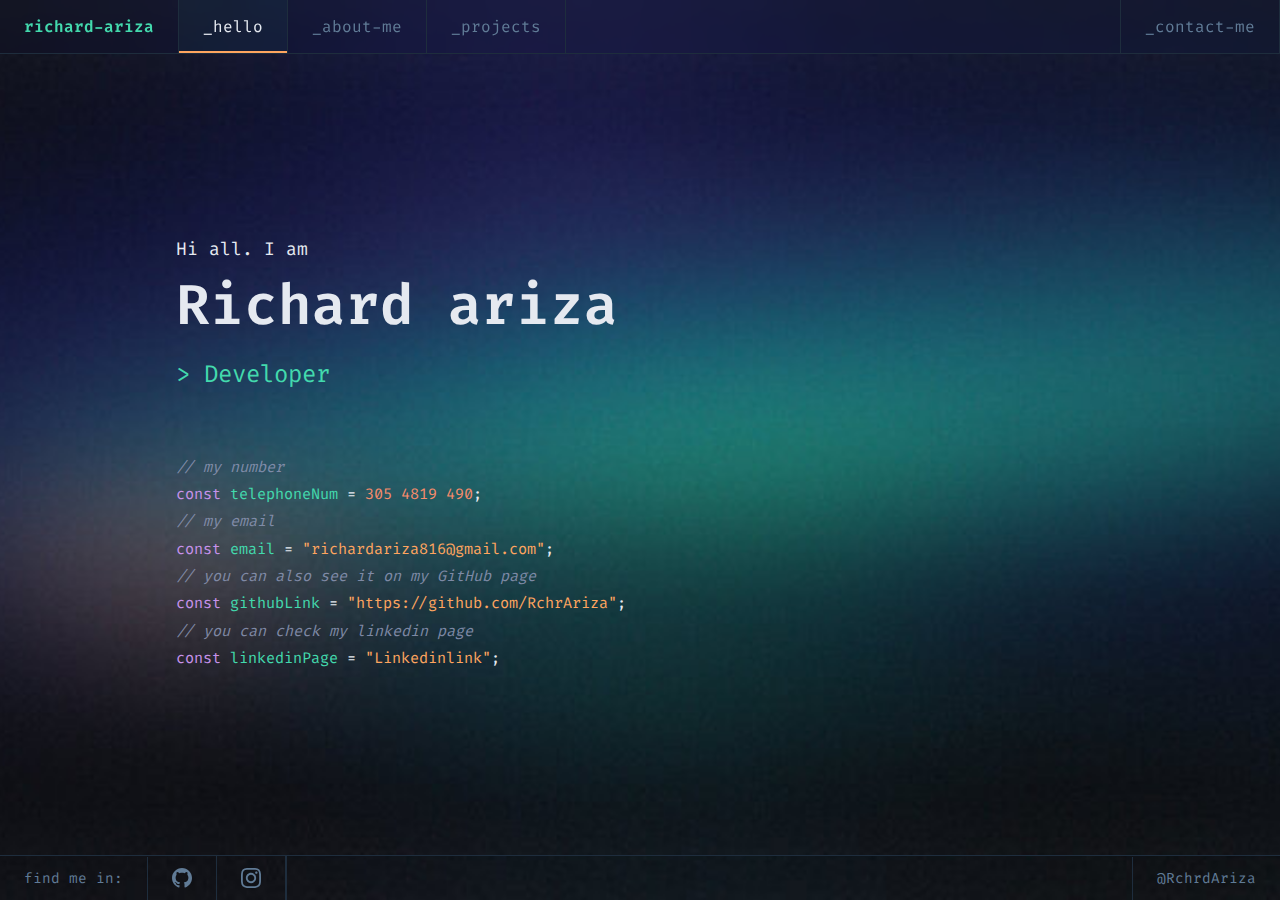
<file: index.html>
<!DOCTYPE html>
<html lang="en">
  <head>
    <meta charset="UTF-8" />
    <meta name="viewport" content="width=device-width, initial-scale=1.0" />
    <title>Richard Ariza - Developer Portfolio</title>
    <link rel="preconnect" href="https://fonts.googleapis.com" />
    <link rel="preconnect" href="https://fonts.gstatic.com" crossorigin />
    <link
      href="https://fonts.googleapis.com/css2?family=Fira+Code:wght@300;400;500;600&display=swap"
      rel="stylesheet"
    />
    <link rel="icon" type="image/svg+xml" href="favicon.svg" />
    <link rel="stylesheet" href="css/style.css" />
  </head>
  <body>
    <nav>
      <a href="index.html" class="nav-brand">richard-ariza</a>
      <button class="nav-toggle" aria-label="toggle navigation">
        <span class="hamburger"></span>
      </button>
      <ul class="nav-links">
        <li><a href="index.html" class="active">_hello</a></li>
        <li><a href="pages/about.html">_about-me</a></li>
        <li><a href="pages/projects.html">_projects</a></li>
      </ul>
      <a href="pages/contact.html" class="nav-contact">_contact-me</a>
    </nav>

    <main>
      <section class="page-content hello-page active" id="hello">
        <div class="hello-content">
          <h2>Hi all. I am</h2>
          <h1>Richard ariza</h1>
          <p class="subtitle">&gt; Developer</p>

          <div class="code-block">
            <p class="code-comment">// my number</p>
            <p>
              <span class="code-keyword">const</span>
              <span class="code-variable">telephoneNum</span> =
              <span class="code-number">305 4819 490</span>;
            </p>
            <p class="code-comment">// my email</p>
            <p>
              <span class="code-keyword">const</span>
              <span class="code-variable">email</span> =
              <span class="code-string">"richardariza816@gmail.com"</span>;
            </p>
            <p class="code-comment">// you can also see it on my GitHub page</p>
            <p>
              <span class="code-keyword">const</span>
              <span class="code-variable">githubLink</span> =
              <span class="code-string">"https://github.com/RchrAriza"</span>;
            </p>
            <p class="code-comment">// you can check my linkedin page</p>
            <p>
              <span class="code-keyword">const</span>
              <span class="code-variable">linkedinPage</span> =
              <span class="code-string">"Linkedinlink"</span>;
            </p>
          </div>
        </div>
      </section>
    </main>

    <footer>
      <div class="footer-left">
        <span>find me in:</span>
        <div class="social-links">
          <a
            href="https://github.com/RchrdAriza"
            target="_blank"
            aria-label="GitHub"
          >
            <svg fill="currentColor" viewBox="0 0 24 24">
              <path
                d="M12 0c-6.626 0-12 5.373-12 12 0 5.302 3.438 9.8 8.207 11.387.599.111.793-.261.793-.577v-2.234c-3.338.726-4.033-1.416-4.033-1.416-.546-1.387-1.333-1.756-1.333-1.756-1.089-.745.083-.729.083-.729 1.205.084 1.839 1.237 1.839 1.237 1.07 1.834 2.807 1.304 3.492.997.107-.775.418-1.305.762-1.604-2.665-.305-5.467-1.334-5.467-5.931 0-1.311.469-2.381 1.236-3.221-.124-.303-.535-1.524.117-3.176 0 0 1.008-.322 3.301 1.23.957-.266 1.983-.399 3.003-.404 1.02.005 2.047.138 3.006.404 2.291-1.552 3.297-1.23 3.297-1.23.653 1.653.242 2.874.118 3.176.77.84 1.235 1.911 1.235 3.221 0 4.609-2.807 5.624-5.479 5.921.43.372.823 1.102.823 2.222v3.293c0 .319.192.694.801.576 4.765-1.589 8.199-6.086 8.199-11.386 0-6.627-5.373-12-12-12z"
              />
            </svg>
          </a>
          <a
            href="https://instagram.com/RchrdAriza"
            target="_blank"
            aria-label="Instagram"
          >
            <svg fill="currentColor" viewBox="0 0 24 24">
              <path
                d="M12 2.163c3.204 0 3.584.012 4.85.07 3.252.148 4.771 1.691 4.919 4.919.058 1.265.069 1.645.069 4.849 0 3.205-.012 3.584-.069 4.849-.149 3.225-1.664 4.771-4.919 4.919-1.266.058-1.644.07-4.85.07-3.204 0-3.584-.012-4.849-.07-3.26-.149-4.771-1.699-4.919-4.92-.058-1.265-.07-1.644-.07-4.849 0-3.204.013-3.583.07-4.849.149-3.227 1.664-4.771 4.919-4.919 1.266-.057 1.645-.069 4.849-.069zm0-2.163c-3.259 0-3.667.014-4.947.072-4.358.2-6.78 2.618-6.98 6.98-.059 1.281-.073 1.689-.073 4.948 0 3.259.014 3.668.072 4.948.2 4.358 2.618 6.78 6.98 6.98 1.281.058 1.689.072 4.948.072 3.259 0 3.668-.014 4.948-.072 4.354-.2 6.782-2.618 6.979-6.98.059-1.28.073-1.689.073-4.948 0-3.259-.014-3.667-.072-4.947-.196-4.354-2.617-6.78-6.979-6.98-1.281-.059-1.69-.073-4.949-.073zm0 5.838c-3.403 0-6.162 2.759-6.162 6.162s2.759 6.163 6.162 6.163 6.162-2.759 6.162-6.163c0-3.403-2.759-6.162-6.162-6.162zm0 10.162c-2.209 0-4-1.79-4-4 0-2.209 1.791-4 4-4s4 1.791 4 4c0 2.21-1.791 4-4 4zm6.406-11.845c-.796 0-1.441.645-1.441 1.44s.645 1.44 1.441 1.44c.795 0 1.439-.645 1.439-1.44s-.644-1.44-1.439-1.44z"
              />
            </svg>
          </a>
        </div>
      </div>
      <div class="footer-right">@RchrdAriza</div>
    </footer>

    <script src="js/app.js"></script>
  </body>
</html>
</file>
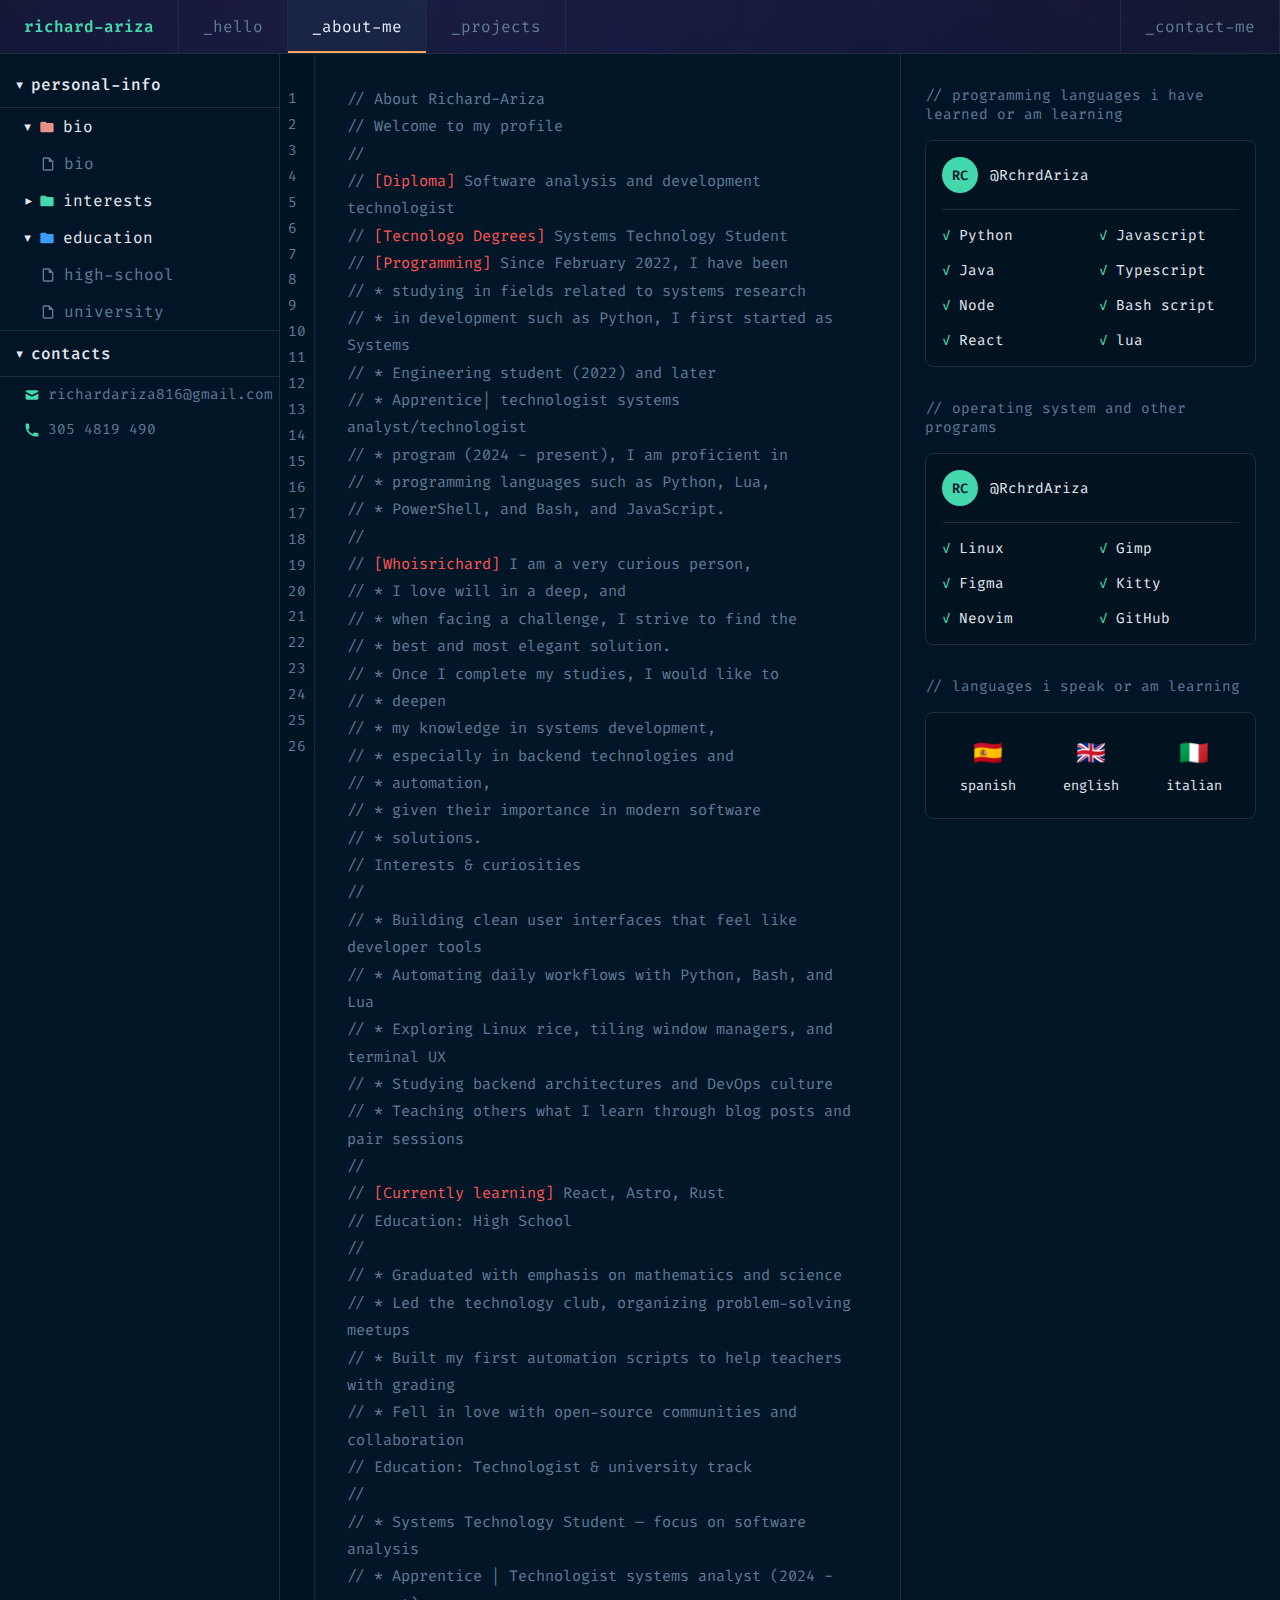
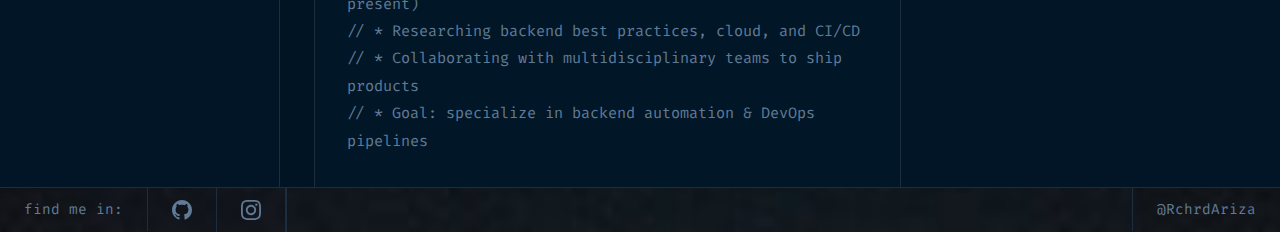
<file: pages/about.html>
<!DOCTYPE html>
<html lang="en">
  <head>
    <meta charset="UTF-8" />
    <meta name="viewport" content="width=device-width, initial-scale=1.0" />
    <title>About Me - Richard Ariza</title>
    <link rel="preconnect" href="https://fonts.googleapis.com" />
    <link rel="preconnect" href="https://fonts.gstatic.com" crossorigin />
    <link
      href="https://fonts.googleapis.com/css2?family=Fira+Code:wght@300;400;500;600&display=swap"
      rel="stylesheet"
    />
    <link rel="icon" type="image/svg+xml" href="../favicon.svg" />
    <link rel="stylesheet" href="../css/style.css" />
  </head>
  <body>
    <nav>
      <a href="index.html" class="nav-brand">richard-ariza</a>
      <button class="nav-toggle" aria-label="toggle navigation">
        <span class="hamburger"></span>
      </button>
      <ul class="nav-links">
        <li><a href="../index.html" data-page="hello">_hello</a></li>
        <li><a href="about.html" class="active">_about-me</a></li>
        <li><a href="projects.html" data-page="projects">_projects</a></li>
      </ul>
      <a href="contact.html" class="nav-contact" data-page="contact"
        >_contact-me</a
      >
    </nav>

    <main>
      <section class="page-content about-page active" id="about">
        <div class="sidebar">
          <!-- Personal Info Section -->
          <div class="sidebar-section">
            <div class="sidebar-header" onclick="toggleSidebar(this)">
              <span class="icon">▼</span>
              <span>personal-info</span>
            </div>
            <div class="sidebar-items">
              <!-- Bio (collapsible, expanded by default) -->
              <div
                class="sidebar-item nested-header"
                onclick="toggleSidebar(this)"
              >
                <span class="icon">▼</span>
                <svg
                  class="folder-icon bio-color"
                  viewBox="0 0 24 24"
                  fill="currentColor"
                >
                  <path
                    d="M10 4H4c-1.11 0-2 .89-2 2v12a2 2 0 0 0 2 2h16a2 2 0 0 0 2-2V8c0-1.11-.9-2-2-2h-8l-2-2z"
                  ></path>
                </svg>
                <span>bio</span>
              </div>
              <div class="sidebar-items">
                <div class="sidebar-item final-item active" data-target="bio-panel">
                  <svg
                    class="file-icon"
                    viewBox="0 0 24 24"
                    fill="currentColor"
                  >
                    <path
                      d="M14 2H6a2 2 0 0 0-2 2v16a2 2 0 0 0 2 2h12a2 2 0 0 0 2-2V8l-6-6zM6 20V4h7v5h5v11H6z"
                    ></path>
                  </svg>
                  <span>bio</span>
                </div>
              </div>

              <!-- Interests (collapsible, closed by default) -->
              <div
                class="sidebar-item nested-header"
                onclick="toggleSidebar(this)"
              >
                <span class="icon collapsed">▼</span>
                <svg
                  class="folder-icon interests-color"
                  viewBox="0 0 24 24"
                  fill="currentColor"
                >
                  <path
                    d="M10 4H4c-1.11 0-2 .89-2 2v12a2 2 0 0 0 2 2h16a2 2 0 0 0 2-2V8c0-1.11-.9-2-2-2h-8l-2-2z"
                  ></path>
                </svg>
                <span>interests</span>
              </div>
              <div class="sidebar-items collapsed">
                <div class="sidebar-item final-item" data-target="interests-panel">
                  <svg
                    class="file-icon"
                    viewBox="0 0 24 24"
                    fill="currentColor"
                  >
                    <path
                      d="M14 2H6a2 2 0 0 0-2 2v16a2 2 0 0 0 2 2h12a2 2 0 0 0 2-2V8l-6-6zM6 20V4h7v5h5v11H6z"
                    ></path>
                  </svg>
                  <span>interests</span>
                </div>
              </div>

              <!-- Education (collapsible, expanded by default) -->
              <div
                class="sidebar-item nested-header"
                onclick="toggleSidebar(this)"
              >
                <span class="icon">▼</span>
                <svg
                  class="folder-icon education-color"
                  viewBox="0 0 24 24"
                  fill="currentColor"
                >
                  <path
                    d="M10 4H4c-1.11 0-2 .89-2 2v12a2 2 0 0 0 2 2h16a2 2 0 0 0 2-2V8c0-1.11-.9-2-2-2h-8l-2-2z"
                  ></path>
                </svg>
                <span>education</span>
              </div>
              <div class="sidebar-items">
                <div class="sidebar-item final-item" data-target="high-school-panel">
                  <svg
                    class="file-icon"
                    viewBox="0 0 24 24"
                    fill="currentColor"
                  >
                    <path
                      d="M14 2H6a2 2 0 0 0-2 2v16a2 2 0 0 0 2 2h12a2 2 0 0 0 2-2V8l-6-6zM6 20V4h7v5h5v11H6z"
                    ></path>
                  </svg>
                  <span>high-school</span>
                </div>
                <div class="sidebar-item final-item" data-target="university-panel">
                  <svg
                    class="file-icon"
                    viewBox="0 0 24 24"
                    fill="currentColor"
                  >
                    <path
                      d="M14 2H6a2 2 0 0 0-2 2v16a2 2 0 0 0 2 2h12a2 2 0 0 0 2-2V8l-6-6zM6 20V4h7v5h5v11H6z"
                    ></path>
                  </svg>
                  <span>university</span>
                </div>
              </div>
            </div>
          </div>

          <!-- Contacts Section -->
          <div class="sidebar-section">
            <div class="sidebar-header" onclick="toggleSidebar(this)">
              <span class="icon">▼</span>
              <span>contacts</span>
            </div>
            <div class="sidebar-items">
              <div class="contact-item">
                <svg fill="currentColor" viewBox="0 0 20 20">
                  <path
                    d="M2.003 5.884L10 9.882l7.997-3.998A2 2 0 0016 4H4a2 2 0 00-1.997 1.884z"
                  ></path>
                  <path
                    d="M18 8.118l-8 4-8-4V14a2 2 0 002 2h12a2 2 0 002-2V8.118z"
                  ></path>
                </svg>
                <span>richardariza816@gmail.com</span>
              </div>
              <div class="contact-item">
                <svg fill="currentColor" viewBox="0 0 20 20">
                  <path
                    d="M2 3a1 1 0 011-1h2.153a1 1 0 01.986.836l.74 4.435a1 1 0 01-.54 1.06l-1.548.773a11.037 11.037 0 006.105 6.105l.774-1.548a1 1 0 011.059-.54l4.435.74a1 1 0 01.836.986V17a1 1 0 01-1 1h-2C7.82 18 2 12.18 2 5V3z"
                  ></path>
                </svg>
                <span>305 4819 490</span>
              </div>
            </div>
          </div>
        </div>

        <div class="content-area">
          <div class="line-numbers">
            <div>1</div>
            <div>2</div>
            <div>3</div>
            <div>4</div>
            <div>5</div>
            <div>6</div>
            <div>7</div>
            <div>8</div>
            <div>9</div>
            <div>10</div>
            <div>11</div>
            <div>12</div>
            <div>13</div>
            <div>14</div>
            <div>15</div>
            <div>16</div>
            <div>17</div>
            <div>18</div>
            <div>19</div>
            <div>20</div>
            <div>21</div>
            <div>22</div>
            <div>23</div>
            <div>24</div>
            <div>25</div>
            <div>26</div>
          </div>
          <div class="code-content">
            <div class="code-content-panel active" id="bio-panel">
              <p>// About Richard-Ariza</p>
              <p>// Welcome to my profile</p>
              <p>//</p>
              <p>
                // <span class="bracket-text">[Diploma]</span> Software analysis
                and development technologist
              </p>
              <p>
                // <span class="bracket-text">[Tecnologo Degrees]</span> Systems
                Technology Student
              </p>
              <p>
                // <span class="bracket-text">[Programming]</span> Since February
                2022, I have been
              </p>
              <p>// * studying in fields related to systems research</p>
              <p>
                // * in development such as Python, I first started as Systems
              </p>
              <p>// * Engineering student (2022) and later</p>
              <p>// * Apprentice| technologist systems analyst/technologist</p>
              <p>// * program (2024 - present), I am proficient in</p>
              <p>// * programming languages such as Python, Lua,</p>
              <p>// * PowerShell, and Bash, and JavaScript.</p>
              <p>//</p>
              <p>
                // <span class="bracket-text">[Whoisrichard]</span> I am a very
                curious person,
              </p>
              <p>// * I love will in a deep, and</p>
              <p>// * when facing a challenge, I strive to find the</p>
              <p>// * best and most elegant solution.</p>
              <p>// * Once I complete my studies, I would like to</p>
              <p>// * deepen</p>
              <p>// * my knowledge in systems development,</p>
              <p>// * especially in backend technologies and</p>
              <p>// * automation,</p>
              <p>// * given their importance in modern software</p>
              <p>// * solutions.</p>
            </div>

            <div class="code-content-panel" id="interests-panel">
              <p>// Interests & curiosities</p>
              <p>//</p>
              <p>// * Building clean user interfaces that feel like developer tools</p>
              <p>// * Automating daily workflows with Python, Bash, and Lua</p>
              <p>// * Exploring Linux rice, tiling window managers, and terminal UX</p>
              <p>// * Studying backend architectures and DevOps culture</p>
              <p>// * Teaching others what I learn through blog posts and pair sessions</p>
              <p>//</p>
              <p>// <span class="bracket-text">[Currently learning]</span> React, Astro, Rust</p>
            </div>

            <div class="code-content-panel" id="high-school-panel">
              <p>// Education: High School</p>
              <p>//</p>
              <p>// * Graduated with emphasis on mathematics and science</p>
              <p>// * Led the technology club, organizing problem-solving meetups</p>
              <p>// * Built my first automation scripts to help teachers with grading</p>
              <p>// * Fell in love with open-source communities and collaboration</p>
            </div>

            <div class="code-content-panel" id="university-panel">
              <p>// Education: Technologist & university track</p>
              <p>//</p>
              <p>// * Systems Technology Student — focus on software analysis</p>
              <p>// * Apprentice | Technologist systems analyst (2024 - present)</p>
              <p>// * Researching backend best practices, cloud, and CI/CD</p>
              <p>// * Collaborating with multidisciplinary teams to ship products</p>
              <p>// * Goal: specialize in backend automation & DevOps pipelines</p>
            </div>
          </div>
        </div>

        <div class="right-sidebar">
          <!-- Programming Languages Section -->
          <h3>// programming languages i have learned or am learning</h3>
          <div class="sidebar-card">
            <div class="card-profile">
              <div class="avatar">RC</div>
              <span class="username">@RchrdAriza</span>
            </div>
            <div class="tech-grid">
              <div class="tech-item learned">
                <span class="check">✓</span><span>Python</span>
              </div>
              <div class="tech-item learned">
                <span class="check">✓</span><span>Javascript</span>
              </div>
              <div class="tech-item learned">
                <span class="check">✓</span><span>Java</span>
              </div>
              <div class="tech-item learned">
                <span class="check">✓</span><span>Typescript</span>
              </div>
              <div class="tech-item learned">
                <span class="check">✓</span><span>Node</span>
              </div>
              <div class="tech-item learned">
                <span class="check">✓</span><span>Bash script</span>
              </div>
              <div class="tech-item learned">
                <span class="check">✓</span><span>React</span>
              </div>
              <div class="tech-item learned">
                <span class="check">✓</span><span>lua</span>
              </div>
            </div>
          </div>

          <!-- Operating System Section -->
          <h3>// operating system and other programs</h3>
          <div class="sidebar-card">
            <div class="card-profile">
              <div class="avatar">RC</div>
              <span class="username">@RchrdAriza</span>
            </div>
            <div class="tech-grid">
              <div class="tech-item learned">
                <span class="check">✓</span><span>Linux</span>
              </div>
              <div class="tech-item learned">
                <span class="check">✓</span><span>Gimp</span>
              </div>
              <div class="tech-item learned">
                <span class="check">✓</span><span>Figma</span>
              </div>
              <div class="tech-item learned">
                <span class="check">✓</span><span>Kitty</span>
              </div>
              <div class="tech-item learned">
                <span class="check">✓</span><span>Neovim</span>
              </div>
              <div class="tech-item learned">
                <span class="check">✓</span><span>GitHub</span>
              </div>
            </div>
          </div>

          <!-- Languages Section -->
          <h3>// languages i speak or am learning</h3>
          <div class="sidebar-card">
            <div class="languages-list">
              <div class="language-item">
                <span class="flag">🇪🇸</span><span>spanish</span>
              </div>
              <div class="language-item">
                <span class="flag">🇬🇧</span><span>english</span>
              </div>
              <div class="language-item">
                <span class="flag">🇮🇹</span><span>italian</span>
              </div>
            </div>
          </div>
        </div>
      </section>
    </main>

    <footer>
      <div class="footer-left">
        <span>find me in:</span>
        <div class="social-links">
          <a
            href="https://github.com/RchrdAriza"
            target="_blank"
            aria-label="GitHub"
          >
            <svg fill="currentColor" viewBox="0 0 24 24">
              <path
                d="M12 0c-6.626 0-12 5.373-12 12 0 5.302 3.438 9.8 8.207 11.387.599.111.793-.261.793-.577v-2.234c-3.338.726-4.033-1.416-4.033-1.416-.546-1.387-1.333-1.756-1.333-1.756-1.089-.745.083-.729.083-.729 1.205.084 1.839 1.237 1.839 1.237 1.07 1.834 2.807 1.304 3.492.997.107-.775.418-1.305.762-1.604-2.665-.305-5.467-1.334-5.467-5.931 0-1.311.469-2.381 1.236-3.221-.124-.303-.535-1.524.117-3.176 0 0 1.008-.322 3.301 1.23.957-.266 1.983-.399 3.003-.404 1.02.005 2.047.138 3.006.404 2.291-1.552 3.297-1.23 3.297-1.23.653 1.653.242 2.874.118 3.176.77.84 1.235 1.911 1.235 3.221 0 4.609-2.807 5.624-5.479 5.921.43.372.823 1.102.823 2.222v3.293c0 .319.192.694.801.576 4.765-1.589 8.199-6.086 8.199-11.386 0-6.627-5.373-12-12-12z"
              />
            </svg>
          </a>
          <a
            href="https://instagram.com/RchrdAriza"
            target="_blank"
            aria-label="Instagram"
          >
            <svg fill="currentColor" viewBox="0 0 24 24">
              <path
                d="M12 2.163c3.204 0 3.584.012 4.85.07 3.252.148 4.771 1.691 4.919 4.919.058 1.265.069 1.645.069 4.849 0 3.205-.012 3.584-.069 4.849-.149 3.225-1.664 4.771-4.919 4.919-1.266.058-1.644.07-4.85.07-3.204 0-3.584-.012-4.849-.07-3.26-.149-4.771-1.699-4.919-4.92-.058-1.265-.07-1.644-.07-4.849 0-3.204.013-3.583.07-4.849.149-3.227 1.664-4.771 4.919-4.919 1.266-.057 1.645-.069 4.849-.069zm0-2.163c-3.259 0-3.667.014-4.947.072-4.358.2-6.78 2.618-6.98 6.98-.059 1.281-.073 1.689-.073 4.948 0 3.259.014 3.668.072 4.948.2 4.358 2.618 6.78 6.98 6.98 1.281.058 1.689.072 4.948.072 3.259 0 3.668-.014 4.948-.072 4.354-.2 6.782-2.618 6.979-6.98.059-1.28.073-1.689.073-4.948 0-3.259-.014-3.667-.072-4.947-.196-4.354-2.617-6.78-6.979-6.98-1.281-.059-1.69-.073-4.949-.073zm0 5.838c-3.403 0-6.162 2.759-6.162 6.162s2.759 6.163 6.162 6.163 6.162-2.759 6.162-6.163c0-3.403-2.759-6.162-6.162-6.162zm0 10.162c-2.209 0-4-1.79-4-4 0-2.209 1.791-4 4-4s4 1.791 4 4c0 2.21-1.791 4-4 4zm6.406-11.845c-.796 0-1.441.645-1.441 1.44s.645 1.44 1.441 1.44c.795 0 1.439-.645 1.439-1.44s-.644-1.44-1.439-1.44z"
              />
            </svg>
          </a>
        </div>
      </div>
      <div class="footer-right">@RchrdAriza</div>
    </footer>

    <script src="../js/app.js"></script>
  </body>
</html>
</file>
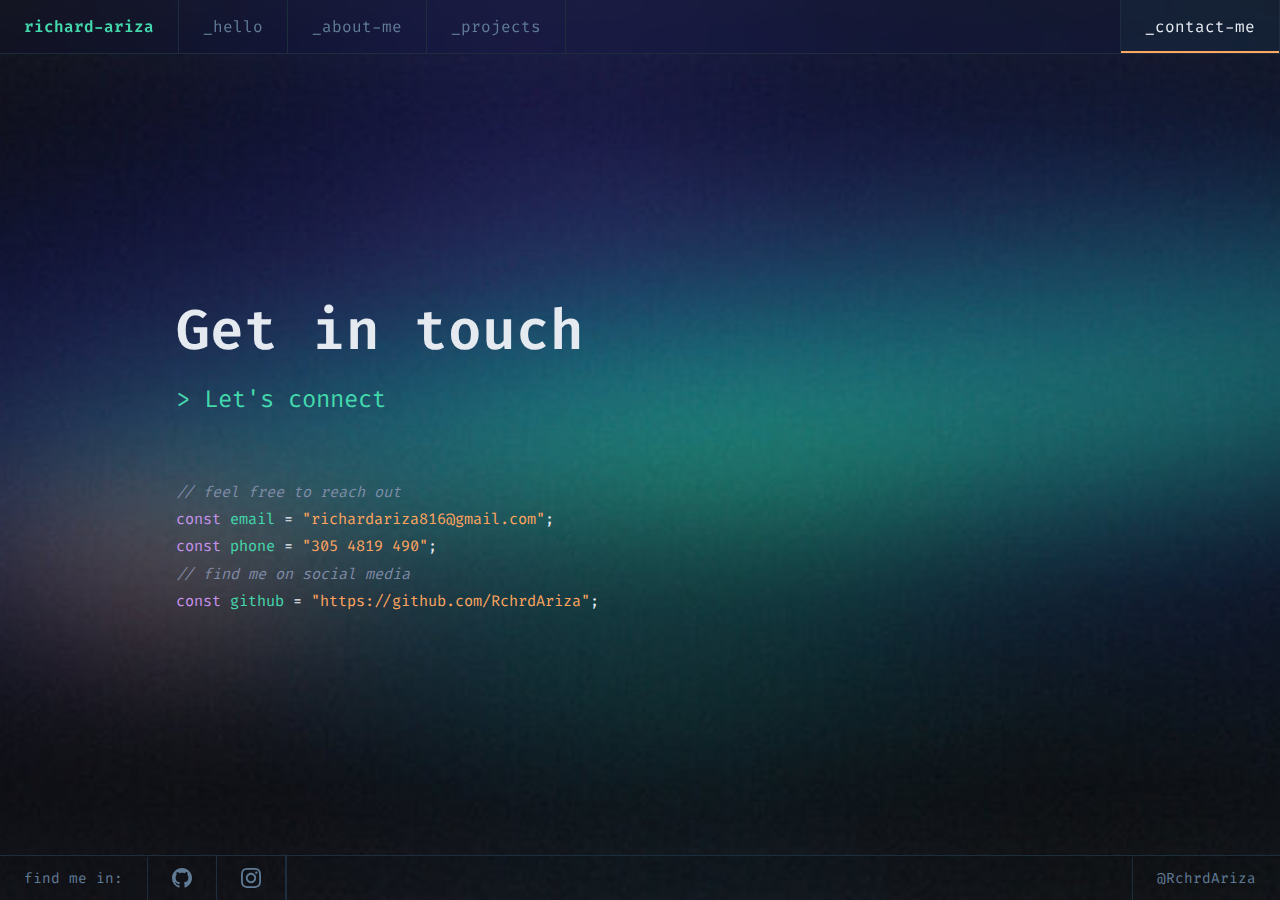
<file: pages/contact.html>
<!DOCTYPE html>
<html lang="en">
  <head>
    <meta charset="UTF-8" />
    <meta name="viewport" content="width=device-width, initial-scale=1.0" />
    <title>Contact - Richard Ariza</title>
    <link rel="preconnect" href="https://fonts.googleapis.com" />
    <link rel="preconnect" href="https://fonts.gstatic.com" crossorigin />
    <link
      href="https://fonts.googleapis.com/css2?family=Fira+Code:wght@300;400;500;600&display=swap"
      rel="stylesheet"
    />
    <link rel="stylesheet" href="../css/style.css" />
  </head>
  <body>
    <nav>
      <a href="../index.html" class="nav-brand">richard-ariza</a>
      <button class="nav-toggle" aria-label="toggle navigation">
        <span class="hamburger"></span>
      </button>
      <ul class="nav-links">
        <li><a href="../index.html">_hello</a></li>
        <li><a href="about.html">_about-me</a></li>
        <li><a href="projects.html">_projects</a></li>
      </ul>
      <a href="contact.html" class="nav-contact active">_contact-me</a>
    </nav>

    <main>
      <section class="page-content hello-page active" id="contact">
        <div class="hello-content">
          <h1>Get in touch</h1>
          <p class="subtitle">&gt; Let's connect</p>

          <div class="code-block">
            <p class="code-comment">// feel free to reach out</p>
            <p>
              <span class="code-keyword">const</span>
              <span class="code-variable">email</span> =
              <span class="code-string">"richardariza816@gmail.com"</span>;
            </p>
            <p>
              <span class="code-keyword">const</span>
              <span class="code-variable">phone</span> =
              <span class="code-string">"305 4819 490"</span>;
            </p>
            <p class="code-comment">// find me on social media</p>
            <p>
              <span class="code-keyword">const</span>
              <span class="code-variable">github</span> =
              <span class="code-string">"https://github.com/RchrdAriza"</span>;
            </p>
          </div>
        </div>
      </section>
    </main>

    <footer>
      <div class="footer-left">
        <span>find me in:</span>
        <div class="social-links">
          <a
            href="https://github.com/RchrdAriza"
            target="_blank"
            aria-label="GitHub"
          >
            <svg fill="currentColor" viewBox="0 0 24 24">
              <path
                d="M12 0c-6.626 0-12 5.373-12 12 0 5.302 3.438 9.8 8.207 11.387.599.111.793-.261.793-.577v-2.234c-3.338.726-4.033-1.416-4.033-1.416-.546-1.387-1.333-1.756-1.333-1.756-1.089-.745.083-.729.083-.729 1.205.084 1.839 1.237 1.839 1.237 1.07 1.834 2.807 1.304 3.492.997.107-.775.418-1.305.762-1.604-2.665-.305-5.467-1.334-5.467-5.931 0-1.311.469-2.381 1.236-3.221-.124-.303-.535-1.524.117-3.176 0 0 1.008-.322 3.301 1.23.957-.266 1.983-.399 3.003-.404 1.02.005 2.047.138 3.006.404 2.291-1.552 3.297-1.23 3.297-1.23.653 1.653.242 2.874.118 3.176.77.84 1.235 1.911 1.235 3.221 0 4.609-2.807 5.624-5.479 5.921.43.372.823 1.102.823 2.222v3.293c0 .319.192.694.801.576 4.765-1.589 8.199-6.086 8.199-11.386 0-6.627-5.373-12-12-12z"
              />
            </svg>
          </a>
          <a
            href="https://instagram.com/RchrdAriza"
            target="_blank"
            aria-label="Instagram"
          >
            <svg fill="currentColor" viewBox="0 0 24 24">
              <path
                d="M12 2.163c3.204 0 3.584.012 4.85.07 3.252.148 4.771 1.691 4.919 4.919.058 1.265.069 1.645.069 4.849 0 3.205-.012 3.584-.069 4.849-.149 3.225-1.664 4.771-4.919 4.919-1.266.058-1.644.07-4.85.07-3.204 0-3.584-.012-4.849-.07-3.26-.149-4.771-1.699-4.919-4.92-.058-1.265-.07-1.644-.07-4.849 0-3.204.013-3.583.07-4.849.149-3.227 1.664-4.771 4.919-4.919 1.266-.057 1.645-.069 4.849-.069zm0-2.163c-3.259 0-3.667.014-4.947.072-4.358.2-6.78 2.618-6.98 6.98-.059 1.281-.073 1.689-.073 4.948 0 3.259.014 3.668.072 4.948.2 4.358 2.618 6.78 6.98 6.98 1.281.058 1.689.072 4.948.072 3.259 0 3.668-.014 4.948-.072 4.354-.2 6.782-2.618 6.979-6.98.059-1.28.073-1.689.073-4.948 0-3.259-.014-3.667-.072-4.947-.196-4.354-2.617-6.78-6.979-6.98-1.281-.059-1.69-.073-4.949-.073zm0 5.838c-3.403 0-6.162 2.759-6.162 6.162s2.759 6.163 6.162 6.163 6.162-2.759 6.162-6.163c0-3.403-2.759-6.162-6.162-6.162zm0 10.162c-2.209 0-4-1.79-4-4 0-2.209 1.791-4 4-4s4 1.791 4 4c0 2.21-1.791 4-4 4zm6.406-11.845c-.796 0-1.441.645-1.441 1.44s.645 1.44 1.441 1.44c.795 0 1.439-.645 1.439-1.44s-.644-1.44-1.439-1.44z"
              />
            </svg>
          </a>
        </div>
      </div>
      <div class="footer-right">@RchrdAriza</div>
    </footer>

    <script src="../js/app.js"></script>
  </body>
</html>
</file>
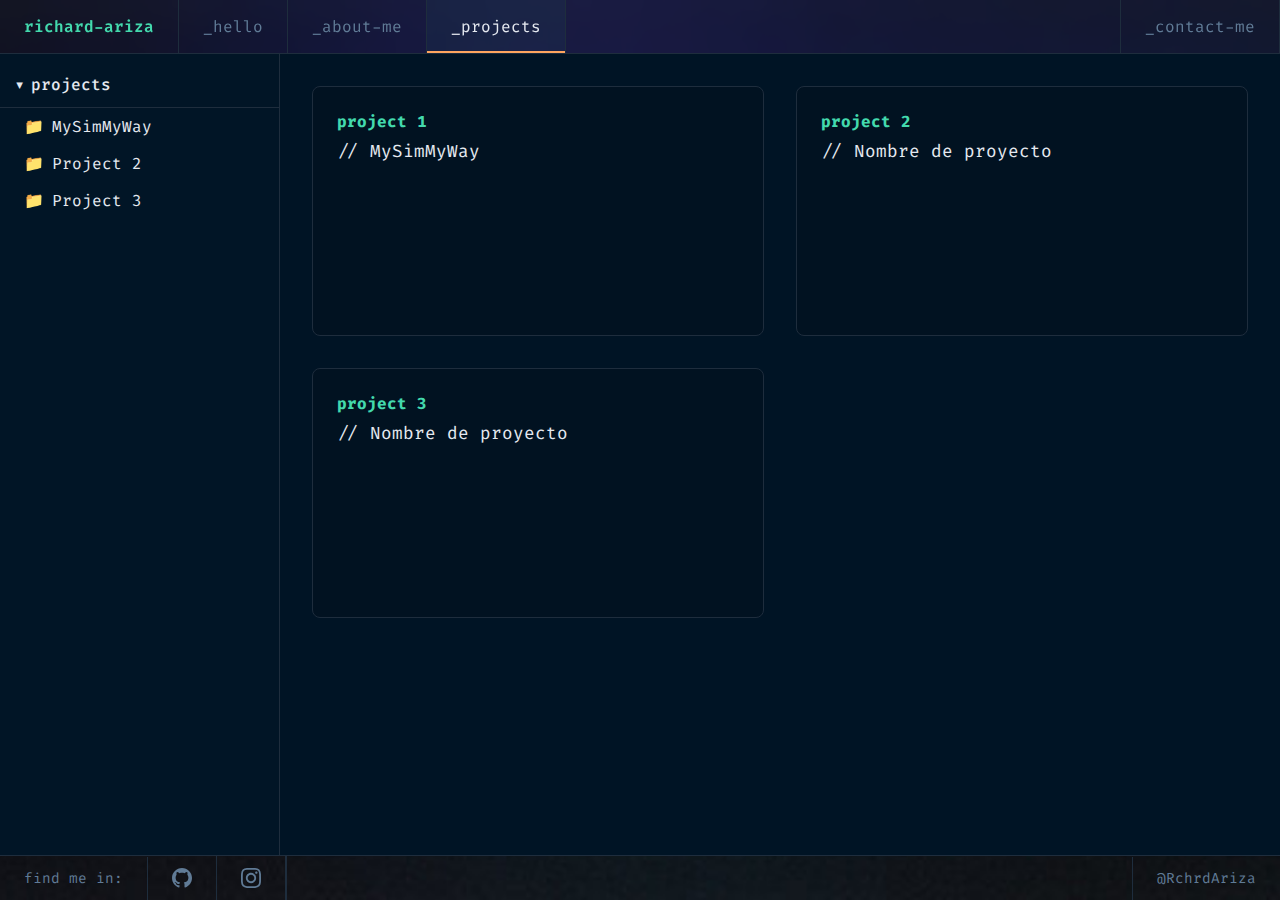
<file: pages/projects.html>
<!DOCTYPE html>
<html lang="en">
  <head>
    <meta charset="UTF-8" />
    <meta name="viewport" content="width=device-width, initial-scale=1.0" />
    <title>Projects - Richard Ariza</title>
    <link rel="preconnect" href="https://fonts.googleapis.com" />
    <link rel="preconnect" href="https://fonts.gstatic.com" crossorigin />
    <link
      href="https://fonts.googleapis.com/css2?family=Fira+Code:wght@300;400;500;600&display=swap"
      rel="stylesheet"
    />
    <link rel="stylesheet" href="../css/style.css" />
  </head>
  <body>
    <nav>
      <a href="../index.html" class="nav-brand">richard-ariza</a>
      <button class="nav-toggle" aria-label="toggle navigation">
        <span class="hamburger"></span>
      </button>
      <ul class="nav-links">
        <li><a href="../index.html">_hello</a></li>
        <li><a href="about.html">_about-me</a></li>
        <li><a href="projects.html" class="active">_projects</a></li>
      </ul>
      <a href="contact.html" class="nav-contact">_contact-me</a>
    </nav>

    <main>
      <section class="page-content projects-page active" id="projects">
        <div class="sidebar">
          <div class="sidebar-section">
            <div class="sidebar-header" onclick="toggleSidebar(this)">
              <span class="icon">▼</span>
              <span>projects</span>
            </div>
            <div class="sidebar-items">
              <div class="sidebar-item">
                <span class="icon">📁</span>
                <span>MySimMyWay</span>
              </div>
              <div class="sidebar-item">
                <span class="icon">📁</span>
                <span>Project 2</span>
              </div>
              <div class="sidebar-item">
                <span class="icon">📁</span>
                <span>Project 3</span>
              </div>
            </div>
          </div>
        </div>

        <div class="projects-content">
          <div class="projects-grid">
            <div class="project-card">
              <h3>project 1</h3>
              <div class="project-name">// MySimMyWay</div>
            </div>
            <div class="project-card">
              <h3>project 2</h3>
              <div class="project-name">// Nombre de proyecto</div>
            </div>
            <div class="project-card">
              <h3>project 3</h3>
              <div class="project-name">// Nombre de proyecto</div>
            </div>
          </div>
        </div>
      </section>
    </main>

    <footer>
      <div class="footer-left">
        <span>find me in:</span>
        <div class="social-links">
          <a
            href="https://github.com/RchrdAriza"
            target="_blank"
            aria-label="GitHub"
          >
            <svg fill="currentColor" viewBox="0 0 24 24">
              <path
                d="M12 0c-6.626 0-12 5.373-12 12 0 5.302 3.438 9.8 8.207 11.387.599.111.793-.261.793-.577v-2.234c-3.338.726-4.033-1.416-4.033-1.416-.546-1.387-1.333-1.756-1.333-1.756-1.089-.745.083-.729.083-.729 1.205.084 1.839 1.237 1.839 1.237 1.07 1.834 2.807 1.304 3.492.997.107-.775.418-1.305.762-1.604-2.665-.305-5.467-1.334-5.467-5.931 0-1.311.469-2.381 1.236-3.221-.124-.303-.535-1.524.117-3.176 0 0 1.008-.322 3.301 1.23.957-.266 1.983-.399 3.003-.404 1.02.005 2.047.138 3.006.404 2.291-1.552 3.297-1.23 3.297-1.23.653 1.653.242 2.874.118 3.176.77.84 1.235 1.911 1.235 3.221 0 4.609-2.807 5.624-5.479 5.921.43.372.823 1.102.823 2.222v3.293c0 .319.192.694.801.576 4.765-1.589 8.199-6.086 8.199-11.386 0-6.627-5.373-12-12-12z"
              />
            </svg>
          </a>
          <a
            href="https://instagram.com/RchrdAriza"
            target="_blank"
            aria-label="Instagram"
          >
            <svg fill="currentColor" viewBox="0 0 24 24">
              <path
                d="M12 2.163c3.204 0 3.584.012 4.85.07 3.252.148 4.771 1.691 4.919 4.919.058 1.265.069 1.645.069 4.849 0 3.205-.012 3.584-.069 4.849-.149 3.225-1.664 4.771-4.919 4.919-1.266.058-1.644.07-4.85.07-3.204 0-3.584-.012-4.849-.07-3.26-.149-4.771-1.699-4.919-4.92-.058-1.265-.07-1.644-.07-4.849 0-3.204.013-3.583.07-4.849.149-3.227 1.664-4.771 4.919-4.919 1.266-.057 1.645-.069 4.849-.069zm0-2.163c-3.259 0-3.667.014-4.947.072-4.358.2-6.78 2.618-6.98 6.98-.059 1.281-.073 1.689-.073 4.948 0 3.259.014 3.668.072 4.948.2 4.358 2.618 6.78 6.98 6.98 1.281.058 1.689.072 4.948.072 3.259 0 3.668-.014 4.948-.072 4.354-.2 6.782-2.618 6.979-6.98.059-1.28.073-1.689.073-4.948 0-3.259-.014-3.667-.072-4.947-.196-4.354-2.617-6.78-6.979-6.98-1.281-.059-1.69-.073-4.949-.073zm0 5.838c-3.403 0-6.162 2.759-6.162 6.162s2.759 6.163 6.162 6.163 6.162-2.759 6.162-6.163c0-3.403-2.759-6.162-6.162-6.162zm0 10.162c-2.209 0-4-1.79-4-4 0-2.209 1.791-4 4-4s4 1.791 4 4c0 2.21-1.791 4-4 4zm6.406-11.845c-.796 0-1.441.645-1.441 1.44s.645 1.44 1.441 1.44c.795 0 1.439-.645 1.439-1.44s-.644-1.44-1.439-1.44z"
              />
            </svg>
          </a>
        </div>
      </div>
      <div class="footer-right">@RchrdAriza</div>
    </footer>

    <script src="../js/app.js"></script>
  </body>
</html>
</file>
<file: css/style.css>
:root {
  /* Custom portfolio colors */
  --portfolio-bg: #011627;
  --portfolio-bg-gradient: linear-gradient(
    135deg,
    #011627 0%,
    #014361 50%,
    #01a9b4 100%
  );
  --portfolio-text: #e5e9f0;
  --portfolio-accent: #43d9ad;
  --portfolio-muted: #607b96;
  --portfolio-orange: #fea55f;
  --portfolio-border: #1e2d3d;
  --portfolio-card-bg: #011221;
}

* {
  margin: 0;
  padding: 0;
  box-sizing: border-box;
}

body {
  font-family: "Fira Code", "Courier New", monospace;
  background: url("../imgs/fondo.jpg") no-repeat center center / cover;
  color: var(--portfolio-text);
  min-height: 100vh;
  display: flex;
  flex-direction: column;
  overflow-x: hidden;
}

/* Navigation */
nav {
  display: flex;
  align-items: center;
  padding: 0;
  background: transparent;
  border-bottom: 1px solid var(--portfolio-border);
  backdrop-filter: blur(10px);
  position: sticky;
  top: 0;
  z-index: 100;
}

.nav-toggle {
  display: none;
  background: none;
  border: none;
  cursor: pointer;
  padding: 1rem;
}

.hamburger {
  display: block;
  position: relative;
  width: 24px;
  height: 2px;
  background: var(--portfolio-text);
  transition: transform 0.3s ease;
}

.hamburger::before,
.hamburger::after {
  content: "";
  position: absolute;
  left: 0;
  width: 100%;
  height: 2px;
  background: var(--portfolio-text);
  transition: transform 0.3s ease, top 0.3s ease;
}

.hamburger::before {
  top: -8px;
}

.hamburger::after {
  top: 8px;
}

.nav-open .hamburger {
  transform: rotate(45deg);
}

.nav-open .hamburger::before {
  top: 0;
  transform: rotate(90deg);
}

.nav-open .hamburger::after {
  top: 0;
}

.nav-brand {
  padding: 1rem 1.5rem;
  font-weight: 600;
  color: var(--portfolio-accent);
  border-right: 1px solid var(--portfolio-border);
  text-decoration: none;
  transition: color 0.3s;
}

.nav-links {
  display: flex;
  flex: 1;
  list-style: none;
}

.nav-links li {
  position: relative;
}

.nav-links a {
  display: block;
  padding: 1rem 1.5rem;
  color: var(--portfolio-muted);
  text-decoration: none;
  border-right: 1px solid var(--portfolio-border);
  transition: all 0.3s;
  position: relative;
}

.nav-links a:hover,
.nav-links a.active {
  color: var(--portfolio-text);
  background: rgba(67, 217, 173, 0.05);
}

.nav-links a.active::after {
  content: "";
  position: absolute;
  bottom: 0;
  left: 0;
  right: 0;
  height: 2px;
  background: var(--portfolio-orange);
  animation: slideIn 0.3s ease;
}

.nav-contact {
  margin-left: auto;
  padding: 1rem 1.5rem;
  color: var(--portfolio-muted);
  text-decoration: none;
  border-left: 1px solid var(--portfolio-border);
  border-right: 1px solid var(--portfolio-border);
  transition: all 0.3s;
  position: relative;
}

.nav-contact:hover,
.nav-contact.active {
  color: var(--portfolio-text);
  background: rgba(67, 217, 173, 0.05);
}

.nav-contact.active::after {
  content: "";
  position: absolute;
  bottom: 0;
  right: 0;
  width: 100%;
  height: 2px;
  background: var(--portfolio-orange);
  animation: slideIn 0.3s ease;
}

@keyframes slideIn {
  from {
    transform: scaleX(0);
  }
  to {
    transform: scaleX(1);
  }
}

/* Main Content */
main {
  flex: 1;
  display: flex;
  flex-direction: column;
}

.page-content {
  display: none;
  flex: 1;
}

.page-content.active {
  display: flex;
  animation: fadeIn 0.5s ease;
}

@keyframes fadeIn {
  from {
    opacity: 0;
    transform: translateY(10px);
  }
  to {
    opacity: 1;
    transform: translateY(0);
  }
}

/* Hello Page */
.hello-page {
  justify-content: flex-start;
  align-items: center;
  padding: 2rem 2rem 2rem 11rem;
  text-align: left;
  background: url("../imgs/fondo.jpg") no-repeat center center / cover;
}

.hello-content h2 {
  font-size: 1.125rem;
  font-weight: 400;
  color: var(--portfolio-text);
  margin-bottom: 0.5rem;
}

.hello-content h1 {
  font-size: 3.5rem;
  font-weight: 600;
  color: var(--portfolio-text);
  margin-bottom: 1rem;
}

.hello-content .subtitle {
  font-size: 1.5rem;
  color: var(--portfolio-accent);
  margin-bottom: 4rem;
  display: inline-block;
}

.hello-content .subtitle.typing::after {
  content: "|";
  animation: blink 1s step-end infinite;
  color: var(--portfolio-accent);
  font-weight: 200;
}

@keyframes blink {
  from,
  to {
    opacity: 1;
  }
  50% {
    opacity: 0;
  }
}

.code-block {
  text-align: left;
  max-width: 600px;
  margin: 0 auto;
  background: transparent;
  padding: 0;
  border-radius: 8px;
  border: none;
  font-size: 0.95rem;
  line-height: 1.8;
}

.code-comment {
  color: #8892b0;
  font-style: italic;
  opacity: 0.9;
}

.code-keyword {
  color: #c792ea;
}

.code-variable {
  color: var(--portfolio-accent);
}

.code-string {
  color: var(--portfolio-orange);
}

.code-number {
  color: #f78c6c;
}

/* About Page */
.about-page {
  flex-direction: row;
  height: calc(100vh - 120px);
  background-color: var(--portfolio-bg);
}

.sidebar {
  width: 280px;
  background: rgba(1, 22, 39, 0.6);
  border-right: 1px solid var(--portfolio-border);
  overflow-y: auto;
  padding: 0.5rem 0;
}

.sidebar-section {
  border-bottom: 1px solid var(--portfolio-border);
}

.sidebar-section:last-child {
  border-bottom: none;
}

.sidebar-header {
  padding: 0.75rem 1rem;
  cursor: pointer;
  display: flex;
  align-items: center;
  gap: 0.5rem;
  color: var(--portfolio-text);
  font-weight: 500;
  transition: background 0.2s;
  border-bottom: 1px solid var(--portfolio-border);
}

.sidebar-header:hover {
  background: rgba(67, 217, 173, 0.05);
}

.sidebar-header .icon {
  font-size: 0.75rem;
  transition: transform 0.3s;
  flex-shrink: 0;
}

.sidebar-header .icon.collapsed {
  transform: rotate(-90deg);
}

.sidebar-items {
  max-height: 500px;
  overflow: hidden;
  transition: max-height 0.4s ease-in-out;
}

.sidebar-items.collapsed {
  max-height: 0;
}

.sidebar-item {
  padding: 0.5rem 1rem 0.5rem 1.5rem;
  color: var(--portfolio-text);
  cursor: pointer;
  display: flex;
  align-items: center;
  gap: 0.5rem;
  transition: all 0.2s;
}

.sidebar-item:hover {
  color: var(--portfolio-text);
  background: rgba(67, 217, 173, 0.05);
}

.sidebar-item.nested-header {
  padding-left: 1.5rem;
}

.sidebar-item.nested-header .icon {
  font-size: 0.75rem;
  transition: transform 0.3s;
  flex-shrink: 0;
}

.sidebar-item.nested-header .icon.collapsed {
  transform: rotate(-90deg);
}

.sidebar-item.final-item {
  padding-left: 2.5rem;
  color: var(--portfolio-muted);
}

.sidebar-item.final-item:hover {
  color: var(--portfolio-text);
}

/* Íconos de carpeta y archivo */
.folder-icon,
.file-icon {
  width: 16px;
  height: 16px;
  flex-shrink: 0;
}

.folder-icon.bio-color {
  color: #e99287;
}

.folder-icon.interests-color {
  color: var(--portfolio-accent);
}

.folder-icon.education-color {
  color: #3a9dff;
}

.file-icon {
  color: var(--portfolio-muted);
}

.final-item:hover .file-icon {
  color: var(--portfolio-text);
}

/* Items de contacto */
.contact-item {
  padding: 0.5rem 1rem 0.5rem 1.5rem;
  color: var(--portfolio-muted);
  font-size: 0.9rem;
  display: flex;
  align-items: center;
  gap: 0.5rem;
  transition: all 0.2s;
}

.contact-item:hover {
  color: var(--portfolio-text);
  background: rgba(67, 217, 173, 0.05);
}

.contact-item svg {
  width: 16px;
  height: 16px;
  color: var(--portfolio-accent);
  flex-shrink: 0;
}

.content-area {
  flex: 1;
  display: flex;
  overflow: hidden;
}

.line-numbers {
  display: flex;
  flex-direction: column;
  padding: 2rem 0.5rem;
  color: var(--portfolio-muted);
  font-size: 0.9rem;
  line-height: 1.8;
  user-select: none;
  background: rgba(1, 18, 33, 0.4);
  border-right: 1px solid var(--portfolio-border);
}

.code-content {
  flex: 1;
  padding: 2rem;
  font-size: 0.95rem;
  line-height: 1.8;
  color: var(--portfolio-muted);
  overflow-y: auto;
}

.code-content p {
  margin: 0;
}

.bracket-text {
  color: #ff5454;
}

.right-sidebar {
  width: 380px;
  background: rgba(1, 22, 39, 0.6);
  border-left: 1px solid var(--portfolio-border);
  padding: 2rem 1.5rem;
  overflow-y: auto;
}

.right-sidebar h3 {
  color: var(--portfolio-muted);
  font-size: 0.9rem;
  font-weight: 400;
  margin-bottom: 1rem;
  word-wrap: break-word;
  overflow-wrap: break-word;
}

.sidebar-card {
  background: var(--portfolio-card-bg);
  border: 1px solid var(--portfolio-border);
  border-radius: 8px;
  padding: 1rem;
  margin-bottom: 2rem;
}

.card-profile {
  display: flex;
  align-items: center;
  gap: 0.75rem;
  margin-bottom: 1rem;
  padding-bottom: 1rem;
  border-bottom: 1px solid var(--portfolio-border);
}

.avatar {
  width: 36px;
  height: 36px;
  border-radius: 50%;
  background: var(--portfolio-accent);
  color: var(--portfolio-bg);
  display: flex;
  align-items: center;
  justify-content: center;
  font-weight: 600;
  font-size: 0.85rem;
  flex-shrink: 0;
}

.username {
  color: var(--portfolio-text);
  font-size: 0.9rem;
  word-break: break-word;
}

.tech-grid {
  display: grid;
  grid-template-columns: repeat(2, 1fr);
  gap: 1rem;
}

.tech-item {
  display: flex;
  align-items: center;
  gap: 0.5rem;
  color: var(--portfolio-muted);
  font-size: 0.9rem;
}

.tech-item.learned {
  color: var(--portfolio-text);
}

.tech-item .check {
  color: var(--portfolio-accent);
  flex-shrink: 0;
}

.tech-item .uncheck {
  color: var(--portfolio-muted);
  opacity: 0.3;
  flex-shrink: 0;
}

.languages-list {
  display: grid;
  grid-template-columns: repeat(3, 1fr);
  gap: 0.75rem;
  padding: 0.5rem 0;
}

.language-item {
  display: flex;
  flex-direction: column;
  align-items: center;
  text-align: center;
  gap: 0.5rem;
  color: var(--portfolio-text);
  font-size: 0.85rem;
}

.language-item .flag {
  font-size: 1.5rem;
}

/* Projects Page */
.projects-page {
  flex-direction: row;
  height: calc(100vh - 120px);
  background-color: var(--portfolio-bg);
}

.projects-content {
  flex: 1;
  padding: 2rem;
  overflow-y: auto;
  background: rgba(1, 18, 33, 0.3);
}

.projects-grid {
  display: grid;
  grid-template-columns: repeat(auto-fill, minmax(300px, 1fr));
  gap: 2rem;
  max-width: 1200px;
}

.project-card {
  background: var(--portfolio-card-bg);
  border: 1px solid var(--portfolio-border);
  border-radius: 8px;
  padding: 1.5rem;
  min-height: 250px;
  transition: all 0.3s;
  cursor: pointer;
  display: flex;
  flex-direction: column;
}

.project-card:hover {
  border-color: var(--portfolio-accent);
  transform: translateY(-4px);
  box-shadow: 0 8px 16px rgba(67, 217, 173, 0.1);
}

.project-card h3 {
  color: var(--portfolio-accent);
  font-size: 1rem;
  margin-bottom: 0.5rem;
}

.project-card .project-name {
  color: var(--portfolio-text);
  font-size: 1.1rem;
  margin-bottom: 1rem;
}

/* Footer */
footer {
  display: flex;
  justify-content: space-between;
  align-items: center;
  padding: 0;
  background: transparent;
  border-top: 1px solid var(--portfolio-border);
  font-size: 0.9rem;
}

.footer-left {
  display: flex;
  align-items: center;
  color: var(--portfolio-muted);
  border-right: 1px solid var(--portfolio-border);
}

.footer-left > span {
  padding: 0.75rem 1.5rem;
  border-right: 1px solid var(--portfolio-border);
}

.social-links {
  display: flex;
}

.social-links a {
  color: var(--portfolio-muted);
  text-decoration: none;
  padding: 0.75rem 1.5rem;
  transition: color 0.3s;
  display: flex;
  align-items: center;
  justify-content: center;
  border-right: 1px solid var(--portfolio-border);
}

.social-links a:hover {
  color: var(--portfolio-accent);
}

.social-links svg {
  width: 20px;
  height: 20px;
}

.footer-right {
  color: var(--portfolio-muted);
  padding: 0.75rem 1.5rem;
  border-left: 1px solid var(--portfolio-border);
}

/* Responsive Design */
@media (max-width: 768px) {
  .nav-toggle {
    display: block;
    margin-left: auto;
    order: 2;
  }

  .hello-page {
    padding: 2rem 2rem 2rem 2rem;
  }

  .nav-contact {
    display: none;
  }

  .nav-links {
    position: absolute;
    top: 100%;
    left: 0;
    width: 100%;
    background: var(--portfolio-bg);
    flex-direction: column;
    align-items: center;
    border-top: 1px solid var(--portfolio-border);
    max-height: 0;
    overflow: hidden;
    transition: max-height 0.5s ease-in-out;
  }

  .nav-open .nav-links {
    max-height: 500px;
  }

  .nav-links a {
    padding: 1rem;
    font-size: 1rem;
    border-right: none;
    border-bottom: 1px solid var(--portfolio-border);
    width: 100%;
    text-align: center;
  }

  .nav-links li {
    width: 100%;
  }

  .hello-content h1 {
    font-size: 2.5rem;
  }

  .hello-content .subtitle {
    font-size: 1.25rem;
  }

  .about-page,
  .projects-page {
    flex-direction: column;
    height: auto;
  }

  .sidebar,
  .right-sidebar {
    width: 100%;
    max-height: 300px;
  }

  .content-area {
    flex-direction: column;
  }

  .line-numbers {
    display: none;
  }

  .projects-grid {
    grid-template-columns: 1fr;
  }

  footer {
    flex-wrap: wrap;
  }

  .footer-left {
    flex-wrap: wrap;
    width: 100%;
    border-right: none;
    border-bottom: 1px solid var(--portfolio-border);
  }

  .footer-left > span {
    border-right: none;
    border-bottom: 1px solid var(--portfolio-border);
  }

  .social-links {
    flex-wrap: wrap;
  }

  .social-links a {
    border-right: none;
    border-bottom: 1px solid var(--portfolio-border);
  }

  .footer-right {
    width: 100%;
    border-left: none;
    border-top: 1px solid var(--portfolio-border);
  }
}

@media (max-width: 480px) {
  .nav-brand {
    font-size: 0.9rem;
    padding: 0.75rem 1rem;
  }

  .hello-content h1 {
    font-size: 2rem;
  }

  .code-block {
    padding: 1rem;
    font-size: 0.85rem;
  }

  footer {
    flex-direction: column;
    gap: 0.5rem;
    text-align: center;
  }
}

nav.solid-background,
footer.solid-background {
  /* Usamos el color de fondo de la UI pero con transparencia 
    para mantener el efecto blur (glassmorphism) 
  */
  background-color: rgba(1, 22, 39, 0.8); /* 80% opacidad de --portfolio-bg */
  backdrop-filter: blur(10px);
}
</file>
